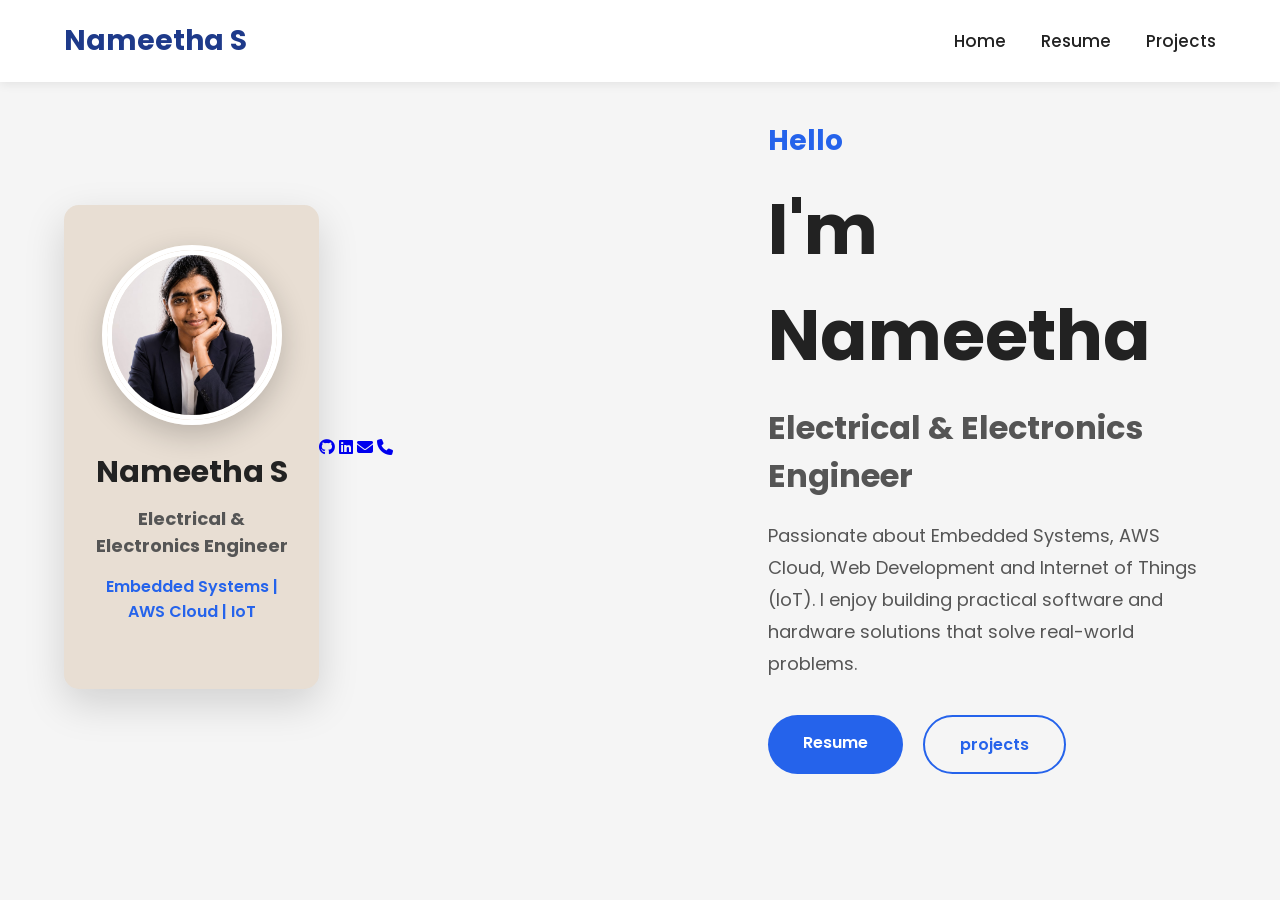
<file: index.html>
<!DOCTYPE html>
<html lang="en">

<head>

    <meta charset="UTF-8">

    <meta name="viewport" content="width=device-width, initial-scale=1.0">

    <title>Nameetha S | Portfolio</title>

    <link rel="stylesheet" href="style.css">

    <link href="https://fonts.googleapis.com/css2?family=Poppins:wght@300;400;500;600;700&display=swap" rel="stylesheet">

    <link rel="stylesheet"
    href="https://cdnjs.cloudflare.com/ajax/libs/font-awesome/6.7.2/css/all.min.css">

</head>

<body>

    <!-- Navigation -->

    <header>

        <nav>

            <div class="logo">

                Nameetha S

            </div>

            <ul>

                <li><a href="index.html">Home</a></li>

                <li><a href="resume.html">Resume</a></li>

                <li><a href="project.html">Projects</a></li>

            </ul>

        </nav>

    </header>


    <!-- Hero Section -->

    <section class="hero">
        <div class="left">

        <!-- Left Side -->

        <div class="profile-image">

            <img src="profile.jpg" alt="Nameetha S">
            </div>

            <h2>Nameetha S</h2>

            <h3>Electrical & Electronics Engineer</h3>

            <p>Embedded Systems | AWS Cloud | IoT</p>

           <div class="social">
           </div>
        </div>
        <div class="right">

    <!-- GitHub -->
    <a href="#" title="GitHub">
        <i class="fab fa-github"></i>
    </a>

    <!-- LinkedIn -->
    <a href="https://www.linkedin.com/in/nameetha-s-216b813a7?utm_source=share_via&utm_content=profile&utm_medium=member_android" target="_blank" title="LinkedIn">
        <i class="fab fa-linkedin"></i>
    </a>

    <!-- Email -->
   <a href="#" onclick="openContact(); return false;">
    <i class="fa-solid fa-envelope"></i>
</a>

    <!-- Phone -->
   <a href="#" onclick="openContact(); return false;">
    <i class="fa-solid fa-phone"></i>
</a>

</div>


        <!-- Right Side -->

        <div class="right">

            <h4>Hello</h4>

            <h1>I'm Nameetha</h1>

            <h2>Electrical & Electronics Engineer</h2>

            <p>

                Passionate about Embedded Systems, AWS Cloud,
                Web Development and Internet of Things (IoT).
                I enjoy building practical software and hardware
                solutions that solve real-world problems.

            </p>

            <div class="buttons">

                <a href="resume.html" class="btn">

                    Resume

                </a>

                <a href="project.html" class="btn2">projects</a>

                    

                </a>

            </div>

        </div>

    </section>
    <!-- Contact Popup -->

<div id="contactModal" class="modal">

    <div class="modal-content">

        <span class="close" onclick="closeContact()">&times;</span>

        <h2>📞 Contact Information</h2>

        <p><strong>Phone</strong></p>
        <p>9342758083</p>

        <p><strong>Email</strong></p>
        <p>nameetha30@gmail.com</p>

    </div>

</div>

<!-- JavaScript -->
<script>

function openContact(){
    document.getElementById("contactModal").style.display="block";
}

function closeContact(){
    document.getElementById("contactModal").style.display="none";
}

window.onclick=function(event){
    var modal=document.getElementById("contactModal");
    if(event.target==modal){
        modal.style.display="none";
    }
}

</script>

</body>
</html>
</file>
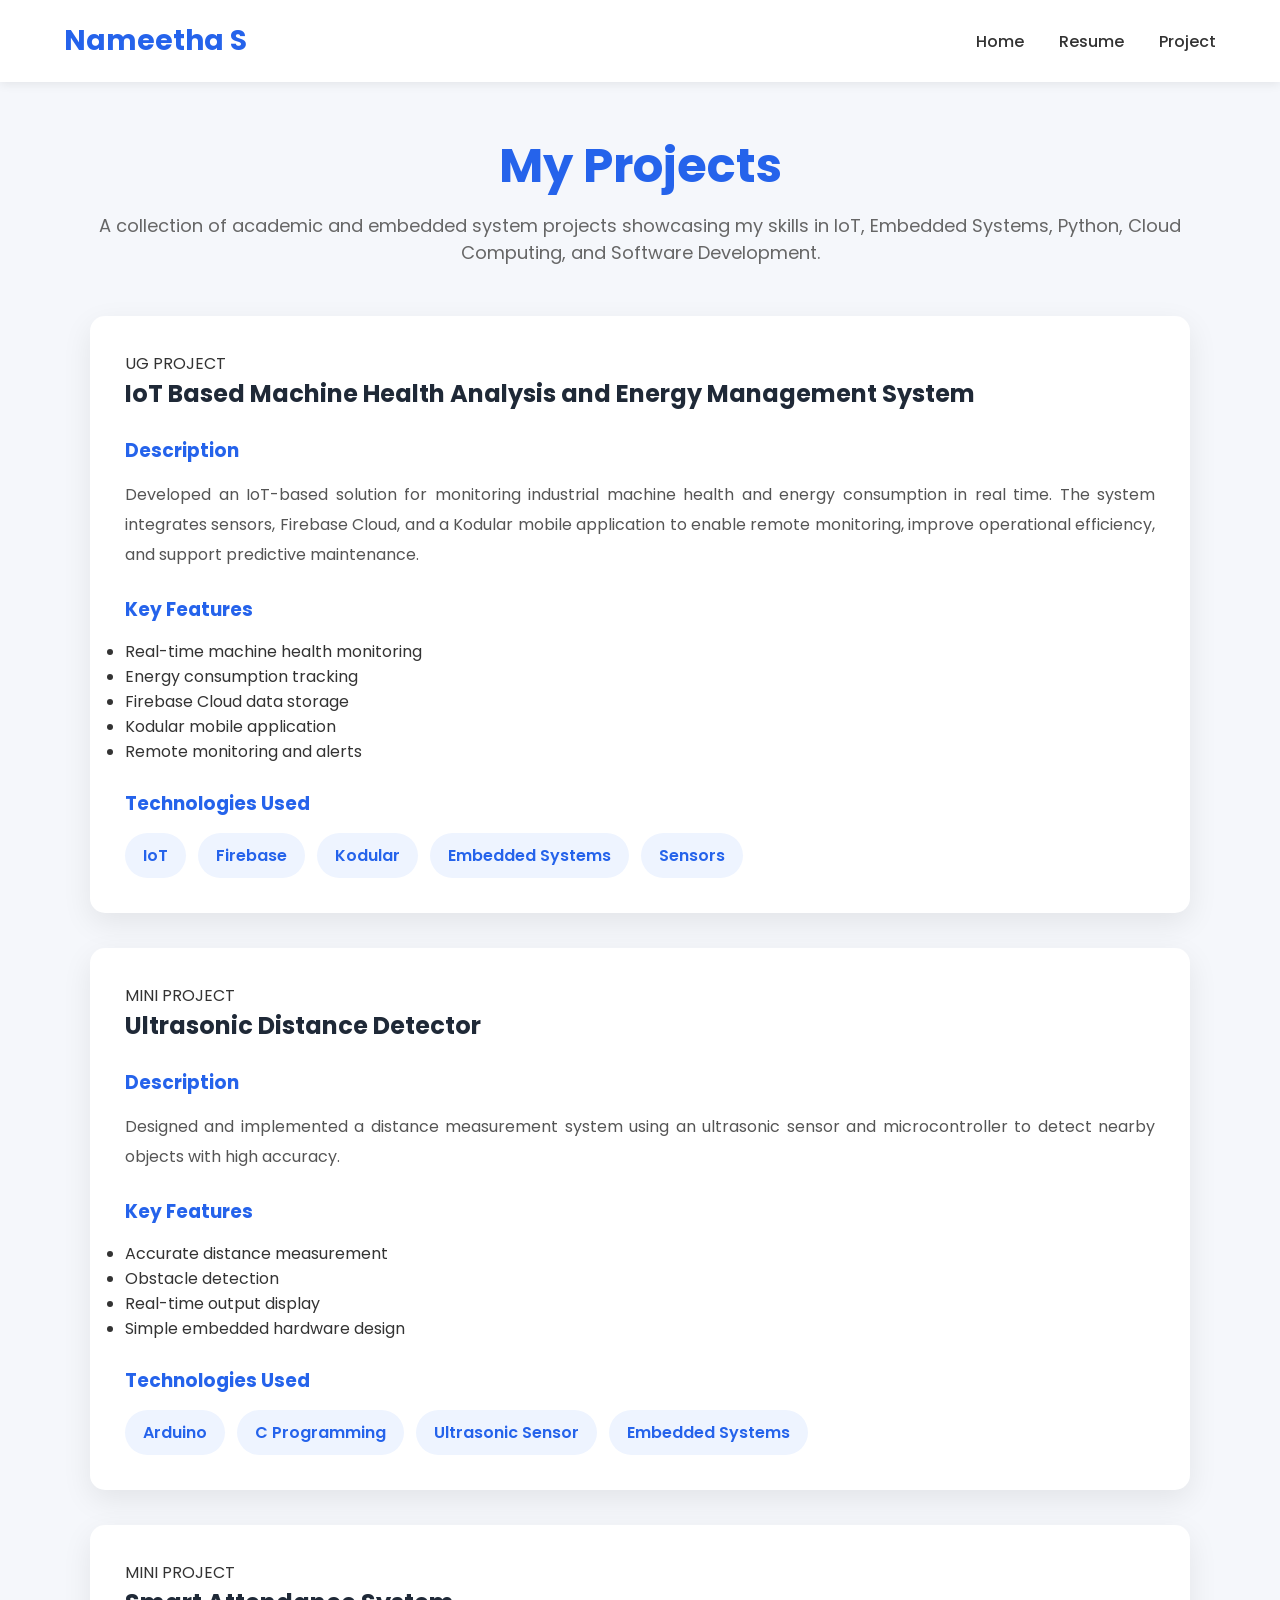
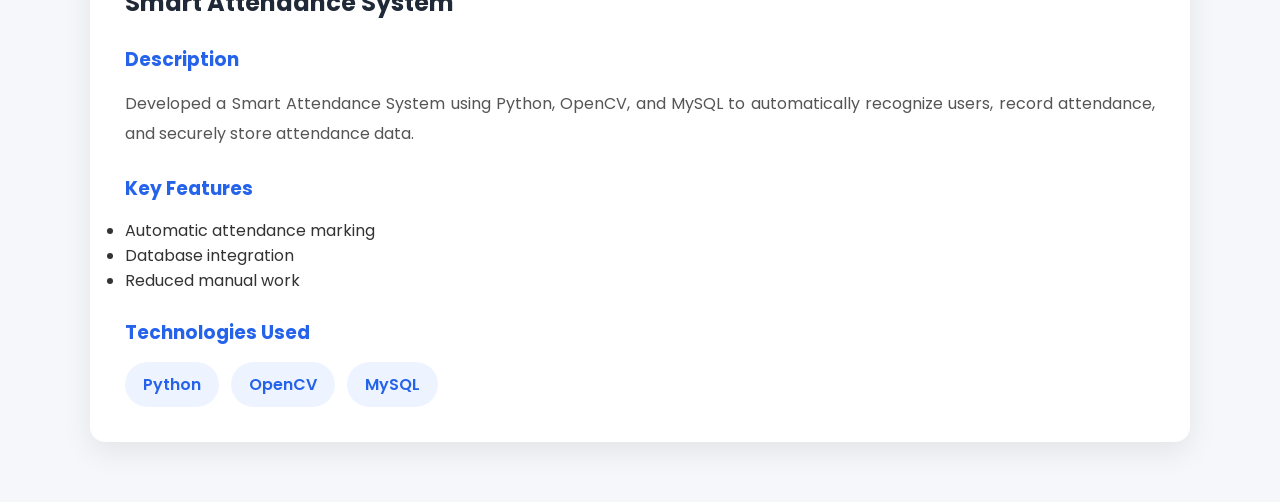
<file: project.html>
<!DOCTYPE html>
<html lang="en">

<head>

<meta charset="UTF-8">

<meta name="viewport" content="width=device-width, initial-scale=1.0">

<title>Projects | Nameetha S</title>

<link rel="stylesheet" href="./project.css">

<link href="https://fonts.googleapis.com/css2?family=Poppins:wght@300;400;500;600;700&display=swap" rel="stylesheet">

</head>

<body>

<header>

<nav>

<div class="logo">

Nameetha S

</div>

<ul>

<li><a href="index.html">Home</a></li>

<li><a href="resume.html">Resume</a></li>

<li><a href="project.html">Project</a></li>

</ul>

</nav>

</header>

<section class="projects">

<h1>My Projects</h1>

<p class="subtitle">
A collection of academic and embedded system projects showcasing my skills in IoT, Embedded Systems, Python, Cloud Computing, and Software Development.
</p>

<!-- UG PROJECT -->

<div class="project-card">

<div class="project-type">UG PROJECT</div>

<h2>IoT Based Machine Health Analysis and Energy Management System</h2>

<h3>Description</h3>

<p>
Developed an IoT-based solution for monitoring industrial machine health and energy consumption in real time. The system integrates sensors, Firebase Cloud, and a Kodular mobile application to enable remote monitoring, improve operational efficiency, and support predictive maintenance.
</p>

<h3>Key Features</h3>

<ul>
<li>Real-time machine health monitoring</li>
<li>Energy consumption tracking</li>
<li>Firebase Cloud data storage</li>
<li>Kodular mobile application</li>
<li>Remote monitoring and alerts</li>
</ul>

<h3>Technologies Used</h3>

<div class="skills">
<span>IoT</span>
<span>Firebase</span>
<span>Kodular</span>
<span>Embedded Systems</span>
<span>Sensors</span>
</div>

</div>

<!-- MINI PROJECT 1 -->

<div class="project-card">

<div class="project-type">MINI PROJECT</div>

<h2>Ultrasonic Distance Detector</h2>

<h3>Description</h3>

<p>
Designed and implemented a distance measurement system using an ultrasonic sensor and microcontroller to detect nearby objects with high accuracy.
</p>

<h3>Key Features</h3>

<ul>
<li>Accurate distance measurement</li>
<li>Obstacle detection</li>
<li>Real-time output display</li>
<li>Simple embedded hardware design</li>
</ul>

<h3>Technologies Used</h3>

<div class="skills">
<span>Arduino</span>
<span>C Programming</span>
<span>Ultrasonic Sensor</span>
<span>Embedded Systems</span>
</div>

</div>

<!-- MINI PROJECT 2 -->

<div class="project-card">

<div class="project-type">MINI PROJECT</div>

<h2>Smart Attendance System</h2>

<h3>Description</h3>

<p>
Developed a Smart Attendance System using Python, OpenCV, and MySQL to automatically recognize users, record attendance, and securely store attendance data.
</p>

<h3>Key Features</h3>

<ul>
<li>Automatic attendance marking</li>

<li>Database integration</li>
<li>Reduced manual work</li>
</ul>

<h3>Technologies Used</h3>

<div class="skills">
<span>Python</span>
<span>OpenCV</span>
<span>MySQL</span>

</div>

</div>

</section>

</body>

</html>
</file>
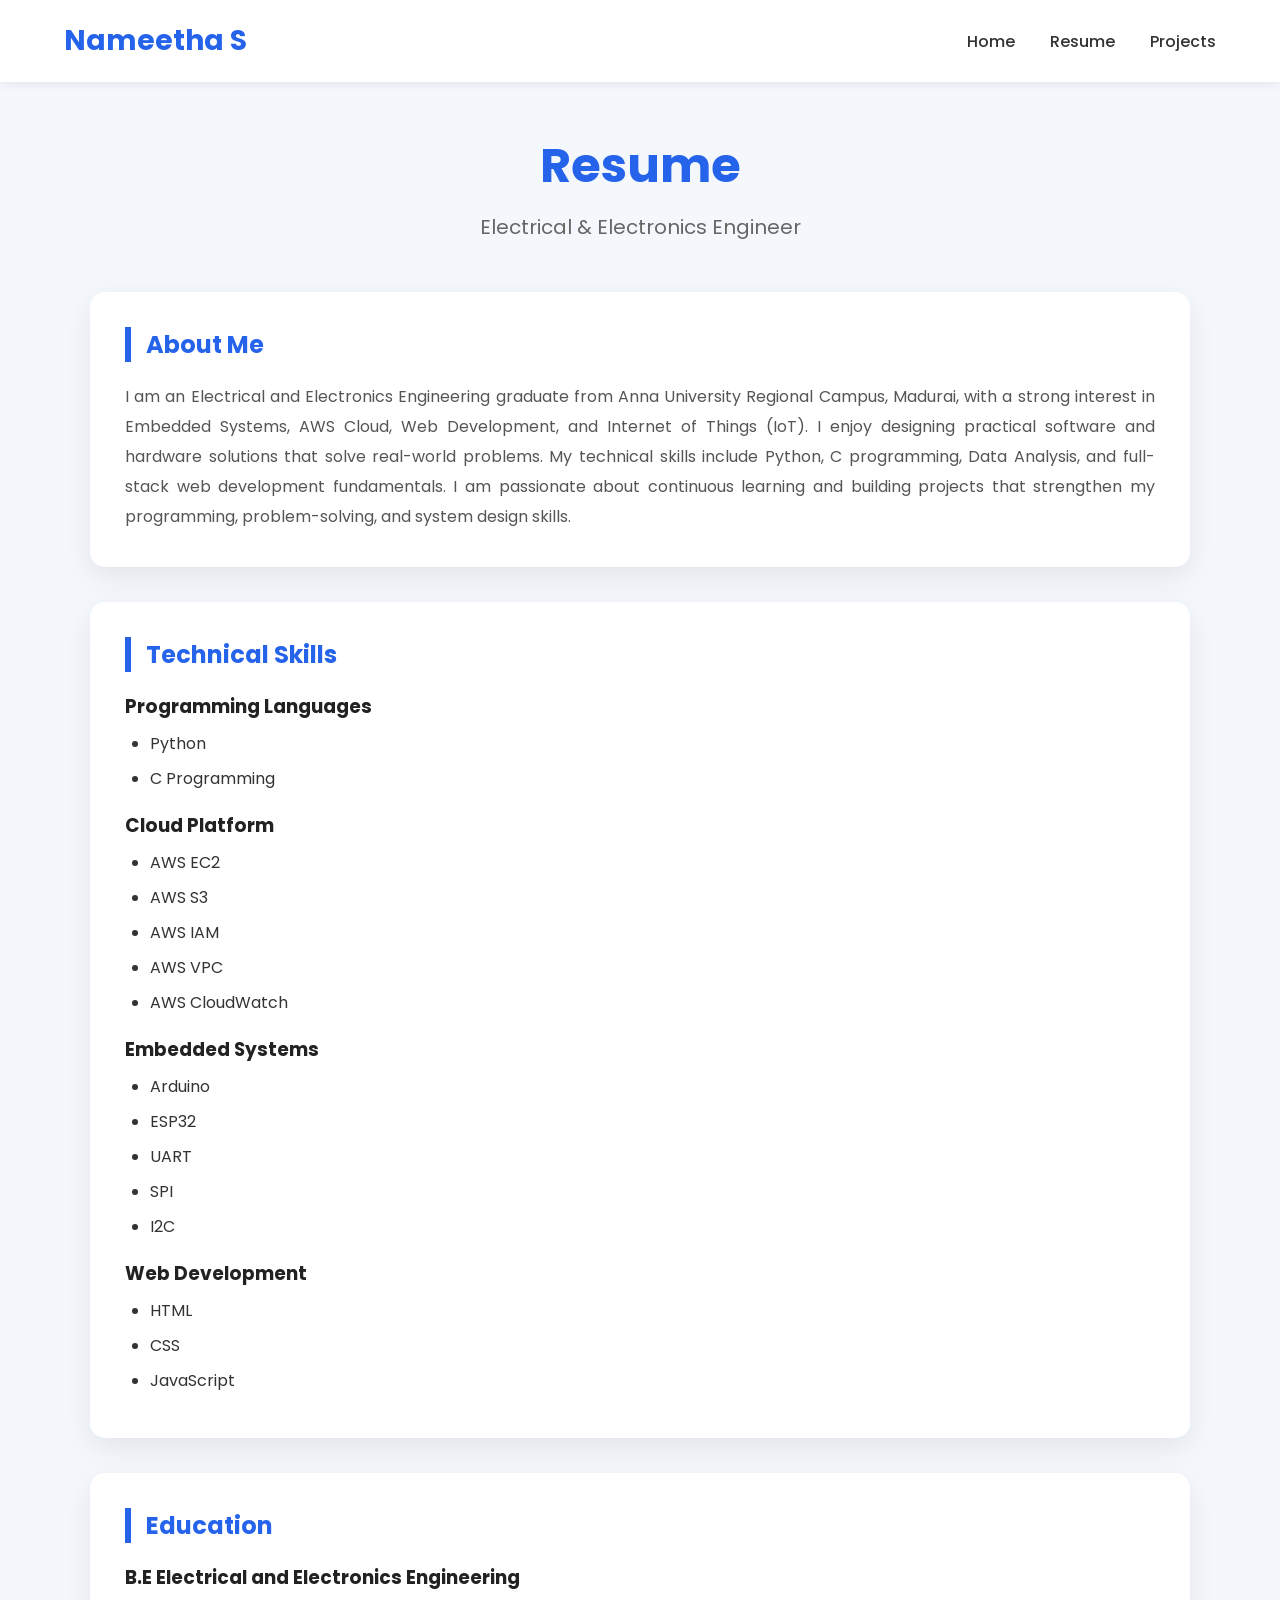
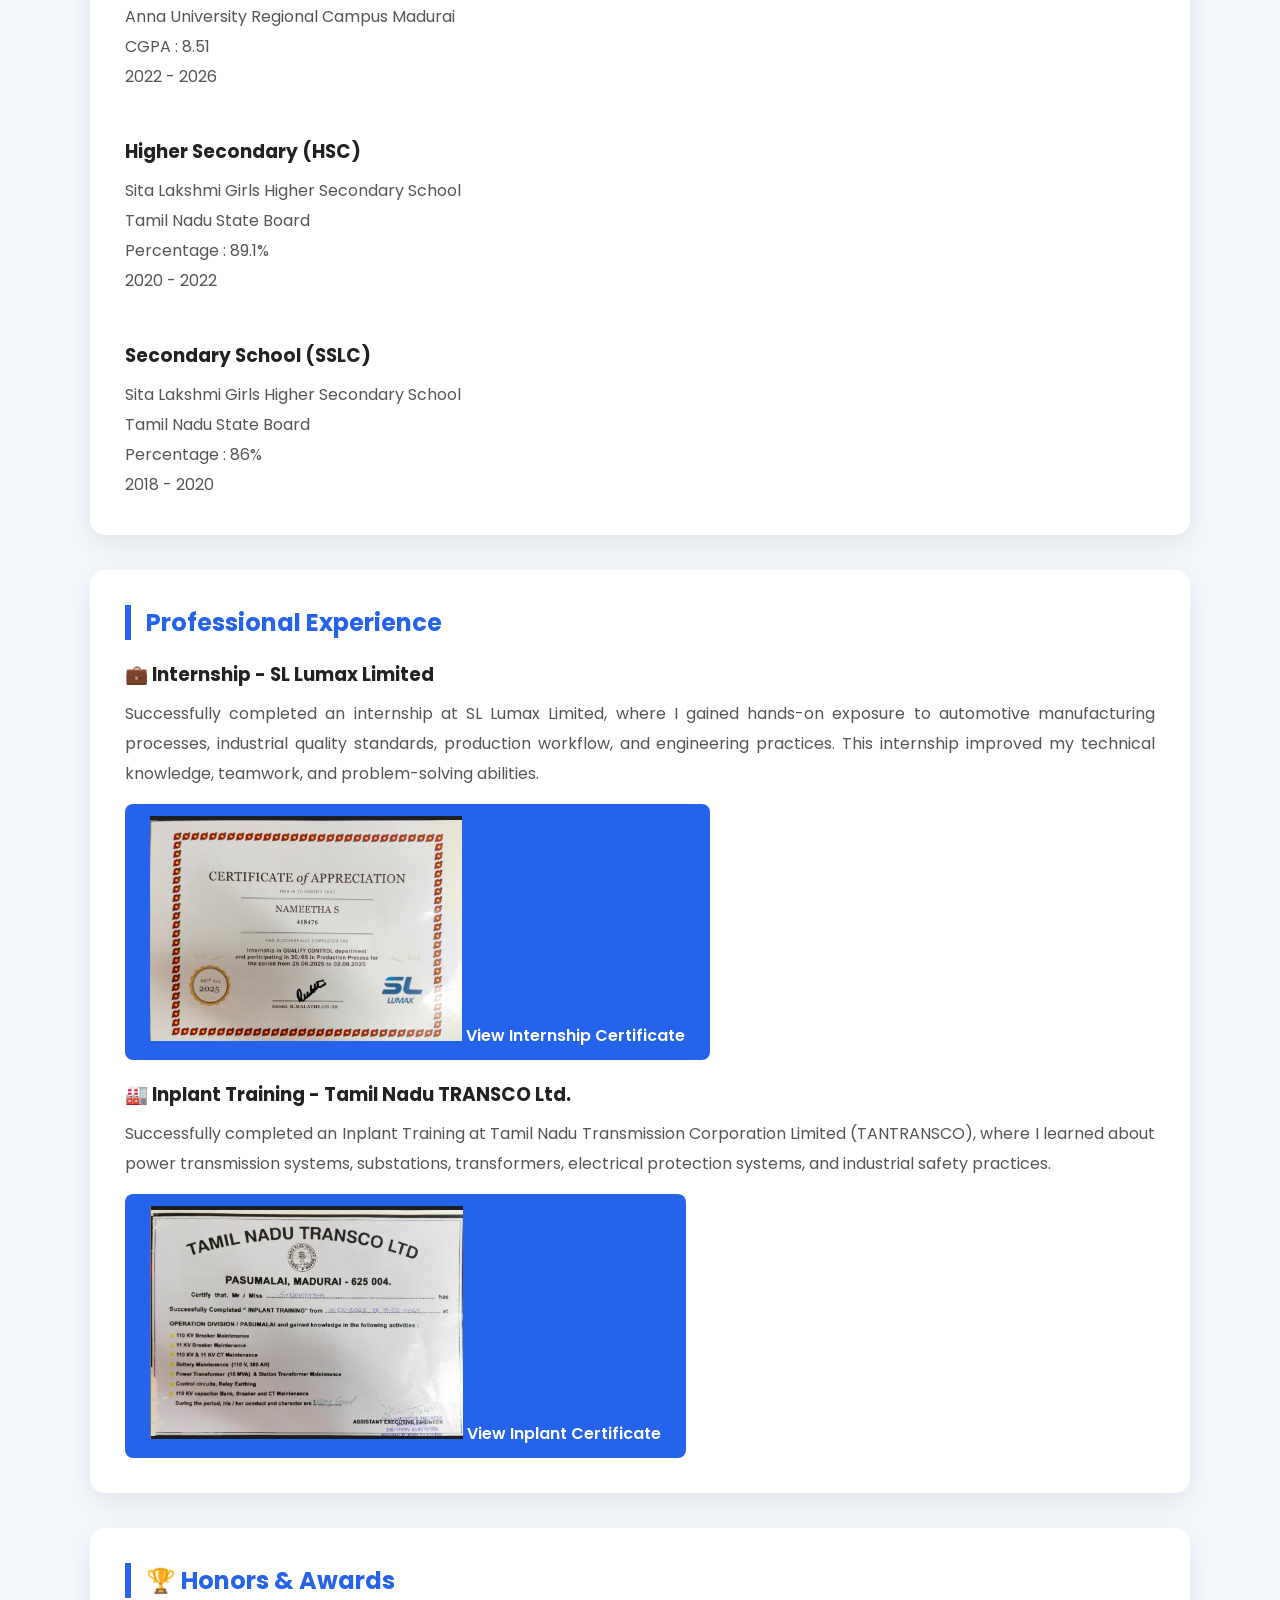
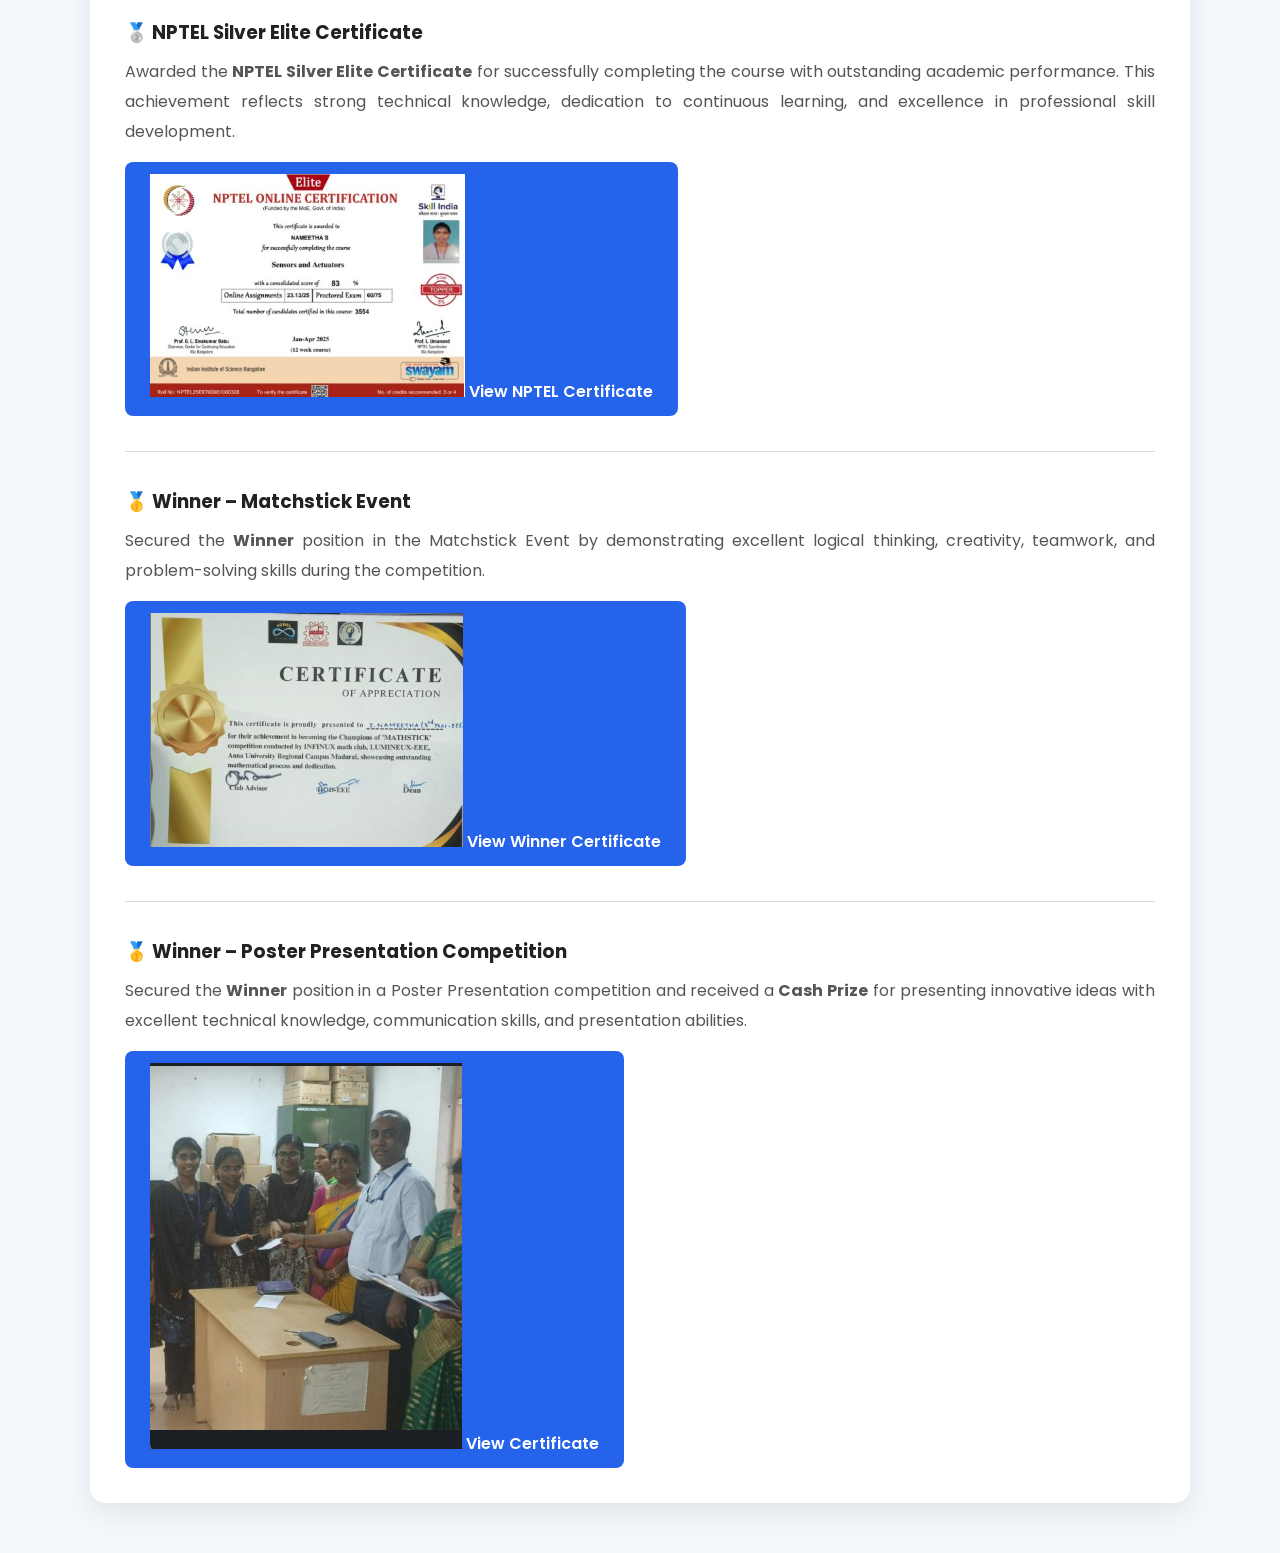
<file: resume.html>
<!DOCTYPE html>
<html lang="en">

<head>

    <meta charset="UTF-8">

    <meta name="viewport" content="width=device-width, initial-scale=1.0">

    <title>Resume | Nameetha S</title>

    <link rel="stylesheet" href="./resume.css">

    <link href="https://fonts.googleapis.com/css2?family=Poppins:wght@300;400;500;600;700&display=swap" rel="stylesheet">

</head>

<body>

<!-- Navigation -->

<header>

<nav>

<div class="logo">

Nameetha S

</div>

<ul>

<li><a href="index.html">Home</a></li>

<li><a href="resume.html">Resume</a></li>

<li><a href="project.html">Projects</a></li>

</ul>

</nav>

</header>



<!-- Resume Section -->

<section class="resume">

<h1>Resume</h1>

<p class="subtitle">

Electrical & Electronics Engineer

</p>



<!-- ABOUT -->

<div class="card">

<h2>About Me</h2>

<p>

I am an Electrical and Electronics Engineering graduate from Anna University Regional Campus, Madurai, with a strong interest in Embedded Systems, AWS Cloud, Web Development, and Internet of Things (IoT). I enjoy designing practical software and hardware solutions that solve real-world problems. My technical skills include Python, C programming, Data Analysis, and full-stack web development fundamentals. I am passionate about continuous learning and building projects that strengthen my programming, problem-solving, and system design skills.

</p>

</div>



<!-- SKILLS -->

<div class="card">

<h2>Technical Skills</h2>

<h3>Programming Languages</h3>

<ul>

<li>Python</li>

<li>C Programming</li>

</ul>



<h3>Cloud Platform</h3>

<ul>

<li>AWS EC2</li>

<li>AWS S3</li>

<li>AWS IAM</li>

<li>AWS VPC</li>

<li>AWS CloudWatch</li>

</ul>



<h3>Embedded Systems</h3>

<ul>

<li>Arduino</li>

<li>ESP32</li>

<li>UART</li>

<li>SPI</li>

<li>I2C</li>

</ul>



<h3>Web Development</h3>

<ul>

<li>HTML</li>

<li>CSS</li>

<li>JavaScript</li>

</ul>

</div>



<!-- EDUCATION -->

<div class="card">

<h2>Education</h2>

<h3>B.E Electrical and Electronics Engineering</h3>

<p>

Anna University Regional Campus Madurai

<br>

CGPA : 8.51

<br>

2022 - 2026

</p>

<br>

<h3>Higher Secondary (HSC)</h3>

<p>

Sita Lakshmi Girls Higher Secondary School

<br>

Tamil Nadu State Board

<br>

Percentage : 89.1%

<br>

2020 - 2022

</p>

<br>

<h3>Secondary School (SSLC)</h3>

<p>

Sita Lakshmi Girls Higher Secondary School

<br>

Tamil Nadu State Board

<br>

Percentage : 86%

<br>

2018 - 2020

</p>

</div>



<!-- EXPERIENCE -->

<div class="card">

<h2>Professional Experience</h2>

<h3>💼 Internship - SL Lumax Limited</h3>

<p>
Successfully completed an internship at SL Lumax Limited, where I gained hands-on exposure to automotive manufacturing processes, industrial quality standards, production workflow, and engineering practices. This internship improved my technical knowledge, teamwork, and problem-solving abilities.
</p>

<a href="internship.jpg" target="_blank" class="certificate-btn">
      <img src="internship.jpg">
    View Internship Certificate
</a>

<br>

<h3>🏭 Inplant Training - Tamil Nadu TRANSCO Ltd.</h3>

<p>
Successfully completed an Inplant Training at Tamil Nadu Transmission Corporation Limited (TANTRANSCO), where I learned about power transmission systems, substations, transformers, electrical protection systems, and industrial safety practices.
</p>

<a href="inplant.jpg" target="_blank" class="certificate-btn">
      <img src="inplant.jpg">
    View Inplant Certificate
</a>

</div>



<!-- Honors & Awards -->

<div class="card">

    <h2>🏆 Honors & Awards</h2>

    <!-- Award 1 -->

    <h3>🥈 NPTEL Silver Elite Certificate</h3>

    <p>
        Awarded the <strong>NPTEL Silver Elite Certificate</strong> for successfully completing the course with outstanding academic performance. This achievement reflects strong technical knowledge, dedication to continuous learning, and excellence in professional skill development.
    </p>

    <a href="nptel.jpg" target="_blank" class="certificate-btn">
        <img src="nptel.jpg">
        View NPTEL Certificate
    </a>

    <hr>

    <!-- Award 2 -->

    <h3>🥇 Winner – Matchstick Event</h3>

    <p>
        Secured the <strong>Winner</strong> position in the Matchstick Event by demonstrating excellent logical thinking, creativity, teamwork, and problem-solving skills during the competition.
    </p>

    <a href="mathstick.jpg" target="_blank" class="certificate-btn">
          <img src="mathstick.jpg">
        View Winner Certificate
    </a>

    <hr>

    <!-- Award 3 -->

    <h3>🥇 Winner – Poster Presentation Competition</h3>

    <p>
        Secured the <strong>Winner</strong> position in a Poster Presentation competition and received a <strong>Cash Prize</strong> for presenting innovative ideas with excellent technical knowledge, communication skills, and presentation abilities.
    </p>

    <a href="poster presentation.jpg" target="_blank" class="certificate-btn">
          <img src="poster presentation.jpg">
        View Certificate
    </a>

</div>


<!-- DOWNLOAD -->



</section>

</body>

</html>
</file>
<file: style.css>
/* ============================
   GLOBAL SETTINGS
============================ */

*{
    margin:0;
    padding:0;
    box-sizing:border-box;
    font-family:'Poppins',sans-serif;
}

body{
    background:#f5f5f5;
    color:#222;
}

a{
    text-decoration:none;
}

ul{
    list-style:none;
}

/* ============================
      NAVIGATION BAR
============================ */

header{
    width:100%;
    background:white;
    position:fixed;
    top:0;
    left:0;
    z-index:1000;
    box-shadow:0 2px 10px rgba(0,0,0,.08);
}

nav{
    width:90%;
    margin:auto;
    display:flex;
    justify-content:space-between;
    align-items:center;
    padding:20px 0;
}

.logo{
    font-size:28px;
    font-weight:700;
    color:#1e3a8a;
}

nav ul{
    display:flex;
    gap:35px;
}

nav ul li a{
    color:#222;
    font-size:17px;
    font-weight:500;
    transition:.3s;
}

nav ul li a:hover{
    color:#2563eb;
}

/* ============================
      HERO SECTION
============================ */

.hero{

    width:90%;
    margin:120px auto;

    display:flex;
    justify-content:space-between;
    align-items:center;

}

/* ============================
        LEFT CARD
============================ */

.left{

    width:340px;

    background:#e8ded3;

    border-radius:15px;

    text-align:center;

    padding:40px 25px;

    box-shadow:0 15px 40px rgba(0,0,0,.15);

}

.left img{

    width:180px;

    height:180px;

    border-radius:50%;

    object-fit:cover;

    border:5px solid white;

    margin-bottom:20px;

}

.left h2{

    font-size:30px;

    margin-bottom:10px;

}

.left h3{

    color:#555;

    font-size:18px;

    margin-bottom:15px;

}

.left p{

    color:#2563eb;

    font-weight:600;

    margin-bottom:25px;

}

.social{

    display:flex;

    justify-content:center;

    gap:20px;

}

.social a{

    color:#222;

    font-size:24px;

    transition:.3s;

}

.social a:hover{

    color:#2563eb;

    transform:translateY(-5px);

}

/* ============================
      RIGHT SIDE
============================ */

.right{

    width:55%;

}

.right h4{

    font-size:28px;

    color:#2563eb;

    margin-bottom:15px;

}

.right h1{

    font-size:70px;

    margin-bottom:15px;

}

.right h2{

    font-size:32px;

    color:#555;

    margin-bottom:20px;

}

.right p{

    font-size:18px;

    line-height:32px;

    color:#555;

    margin-bottom:35px;

}

/* ============================
        BUTTONS
============================ */

.buttons{

    display:flex;

    gap:20px;

}

.btn{

    background:#2563eb;

    color:white;

    padding:15px 35px;

    border-radius:50px;

    font-weight:600;

    transition:.3s;

}

.btn:hover{

    background:#1d4ed8;

}

.btn2{

    border:2px solid #2563eb;

    color:#2563eb;

    padding:15px 35px;

    border-radius:50px;

    font-weight:600;

    transition:.3s;

}

.btn2:hover{

    background:#2563eb;

    color:white;

}

/* ============================
      RESPONSIVE
============================ */

@media(max-width:992px){

.hero{

    flex-direction:column;

    text-align:center;

}

.left{

    width:100%;

    max-width:380px;

    margin-bottom:50px;

}

.right{

    width:100%;

}

.buttons{

    justify-content:center;

}

}

@media(max-width:768px){

nav{

    flex-direction:column;

}

nav ul{

    margin-top:20px;

    gap:20px;

}

.right h1{

    font-size:45px;

}

.right h2{

    font-size:24px;

}

.right h4{

    font-size:22px;

}

.left img{

    width:150px;

    height:150px;

}

}
/* ===========================
   CONTACT POPUP
=========================== */

.modal{

display:none;

position:fixed;

z-index:9999;

left:0;

top:0;

width:100%;

height:100%;

background:rgba(0,0,0,0.5);

}

.modal-content{

background:#fff;

width:400px;

max-width:90%;

margin:10% auto;

padding:35px;

border-radius:15px;

text-align:center;

box-shadow:0 15px 40px rgba(0,0,0,.2);

animation:popup .3s ease;

}

.modal-content h2{

color:#2563eb;

margin-bottom:10px;

}

.modal-content p{

font-size:18px;

margin:8px 0;

color:#444;

}

.close{

float:right;

font-size:28px;

cursor:pointer;

font-weight:bold;

color:#888;

}

.close:hover{

color:red;

}

@keyframes popup{

from{

transform:scale(.8);

opacity:0;

}

to{

transform:scale(1);

opacity:1;

}

}
.profile-image{
    width:180px;
    height:180px;
    margin:0 auto 20px;
    border-radius:50%;
    overflow:hidden;
    border:6px solid #ffffff;
    box-shadow:0 10px 30px rgba(0,0,0,0.2);
}

.profile-image img{
    width:100%;
    height:100%;
    object-fit:cover;
}
.profile-image{
    width:180px;
    height:180px;
    margin:0 auto 25px;
    border-radius:50%;
    overflow:hidden;
    border:5px solid #ffffff;
    box-shadow:0 10px 30px rgba(0,0,0,0.20);
}

.profile-image img{
    width:100%;
    height:100%;
    object-fit:cover;
    object-position:center;
}
</file>
<file: project.css>
/* ==========================
   GLOBAL STYLES
========================== */

*{
    margin:0;
    padding:0;
    box-sizing:border-box;
    font-family:'Poppins',sans-serif;
}

body{
    background:#f5f7fb;
    color:#333;
}

/* ==========================
   NAVIGATION
========================== */

header{
    width:100%;
    position:fixed;
    top:0;
    left:0;
    background:#fff;
    box-shadow:0 2px 10px rgba(0,0,0,0.08);
    z-index:1000;
}

nav{
    width:90%;
    margin:auto;
    display:flex;
    justify-content:space-between;
    align-items:center;
    padding:20px 0;
}

.logo{
    font-size:28px;
    font-weight:700;
    color:#2563eb;
}

nav ul{
    display:flex;
    list-style:none;
}

nav ul li{
    margin-left:35px;
}

nav ul li a{
    text-decoration:none;
    color:#333;
    font-weight:500;
    transition:.3s;
}

nav ul li a:hover{
    color:#2563eb;
}

/* ==========================
   PROJECT SECTION
========================== */

.projects{

    width:90%;
    max-width:1100px;
    margin:130px auto 60px;

}

.projects h1{

    text-align:center;
    font-size:48px;
    color:#2563eb;
    margin-bottom:10px;

}

.subtitle{

    text-align:center;
    color:#666;
    margin-bottom:50px;
    font-size:18px;

}

/* ==========================
   PROJECT CARD
========================== */

.project-card{

    background:#fff;
    border-radius:15px;
    padding:35px;
    margin-bottom:35px;
    box-shadow:0 10px 30px rgba(0,0,0,.08);
    transition:.3s;

}

.project-card:hover{

    transform:translateY(-8px);

}

.tag{

    display:inline-block;
    background:#2563eb;
    color:#fff;
    padding:8px 18px;
    border-radius:30px;
    font-size:14px;
    font-weight:600;
    margin-bottom:20px;

}

.project-card h2{

    color:#1f2937;
    margin-bottom:20px;

}

.project-card p{

    line-height:30px;
    color:#555;
    text-align:justify;

}

.project-card h3{

    margin-top:25px;
    margin-bottom:15px;
    color:#2563eb;

}

/* ==========================
   SKILL TAGS
========================== */

.skills{

    display:flex;
    flex-wrap:wrap;
    gap:12px;

}

.skills span{

    background:#eef4ff;
    color:#2563eb;
    padding:10px 18px;
    border-radius:25px;
    font-weight:600;

}

/* ==========================
   BUTTON
========================== */

.project-btn{

    display:inline-block;
    margin-top:25px;
    padding:12px 28px;
    background:#2563eb;
    color:white;
    text-decoration:none;
    border-radius:8px;
    font-weight:600;
    transition:.3s;

}

.project-btn:hover{

    background:#1d4ed8;

}

/* ==========================
   RESPONSIVE
========================== */

@media(max-width:768px){

nav{

    flex-direction:column;

}

nav ul{

    margin-top:15px;

}

nav ul li{

    margin:0 12px;

}

.projects h1{

    font-size:35px;

}

.project-card{

    padding:25px;

}

.skills{

    gap:10px;

}

}
</file>
<file: resume.css>
/* ===========================
   GLOBAL STYLE
=========================== */

*{
    margin:0;
    padding:0;
    box-sizing:border-box;
    font-family:'Poppins',sans-serif;
}

body{
    background:#f4f7fb;
    color:#333;
}

/* ===========================
      NAVIGATION BAR
=========================== */

header{
    width:100%;
    background:#ffffff;
    position:fixed;
    top:0;
    left:0;
    z-index:1000;
    box-shadow:0 2px 10px rgba(0,0,0,0.08);
}

nav{
    width:90%;
    margin:auto;
    display:flex;
    justify-content:space-between;
    align-items:center;
    padding:20px 0;
}

.logo{
    font-size:28px;
    font-weight:700;
    color:#2563eb;
}

nav ul{
    display:flex;
    list-style:none;
}

nav ul li{
    margin-left:35px;
}

nav ul li a{
    text-decoration:none;
    color:#333;
    font-weight:500;
    transition:.3s;
}

nav ul li a:hover{
    color:#2563eb;
}

/* ===========================
      RESUME SECTION
=========================== */

.resume{

    width:90%;

    max-width:1100px;

    margin:130px auto 50px;

}

.resume h1{

    text-align:center;

    font-size:48px;

    color:#2563eb;

    margin-bottom:10px;

}

.subtitle{

    text-align:center;

    color:#666;

    font-size:20px;

    margin-bottom:50px;

}

/* ===========================
        CARD DESIGN
=========================== */

.card{

    background:#ffffff;

    padding:35px;

    margin-bottom:35px;

    border-radius:15px;

    box-shadow:0 10px 30px rgba(0,0,0,0.08);

    transition:.3s;

}

.card:hover{

    transform:translateY(-6px);

}

.card h2{

    color:#2563eb;

    margin-bottom:20px;

    border-left:6px solid #2563eb;

    padding-left:15px;

}

.card h3{

    margin-top:20px;

    margin-bottom:10px;

    color:#222;

}

.card p{

    line-height:30px;

    color:#555;

    text-align:justify;

}

.card ul{

    margin-left:25px;

    margin-top:10px;

}

.card ul li{

    margin-bottom:10px;

}

/* ===========================
     DOWNLOAD BUTTON
=========================== */

.download{

    text-align:center;

    margin-top:50px;

}

.download a{

    display:inline-block;

    background:#2563eb;

    color:white;

    padding:15px 40px;

    text-decoration:none;

    border-radius:50px;

    font-size:18px;

    font-weight:600;

    transition:.3s;

}

.download a:hover{

    background:#1d4ed8;

}

/* ===========================
      RESPONSIVE
=========================== */

@media(max-width:768px){

nav{

    flex-direction:column;

}

nav ul{

    margin-top:20px;

}

nav ul li{

    margin:0 10px;

}

.resume h1{

    font-size:35px;

}

.card{

    padding:25px;

}

}
/* ===============================
   Certificate Button
================================= */

.certificate-btn{

    display:inline-block;

    margin-top:15px;

    padding:12px 28px;

    background:#2563eb;

    color:white;

    text-decoration:none;

    border-radius:8px;

    font-weight:600;

    transition:0.3s;

}

.certificate-btn:hover{

    background:#1d4ed8;

    transform:translateY(-3px);

}

hr{

    margin:35px 0;

    border:none;

    border-top:1px solid #d9d9d9;

}
.certificate-btn{
    display:inline-block;
    margin-top:15px;
    padding:12px 25px;
    background:#2563eb;
    color:#ffffff;
    text-decoration:none;
    border-radius:8px;
    font-weight:600;
    transition:0.3s;
}

.certificate-btn:hover{
    background:#1d4ed8;
}
</file>
